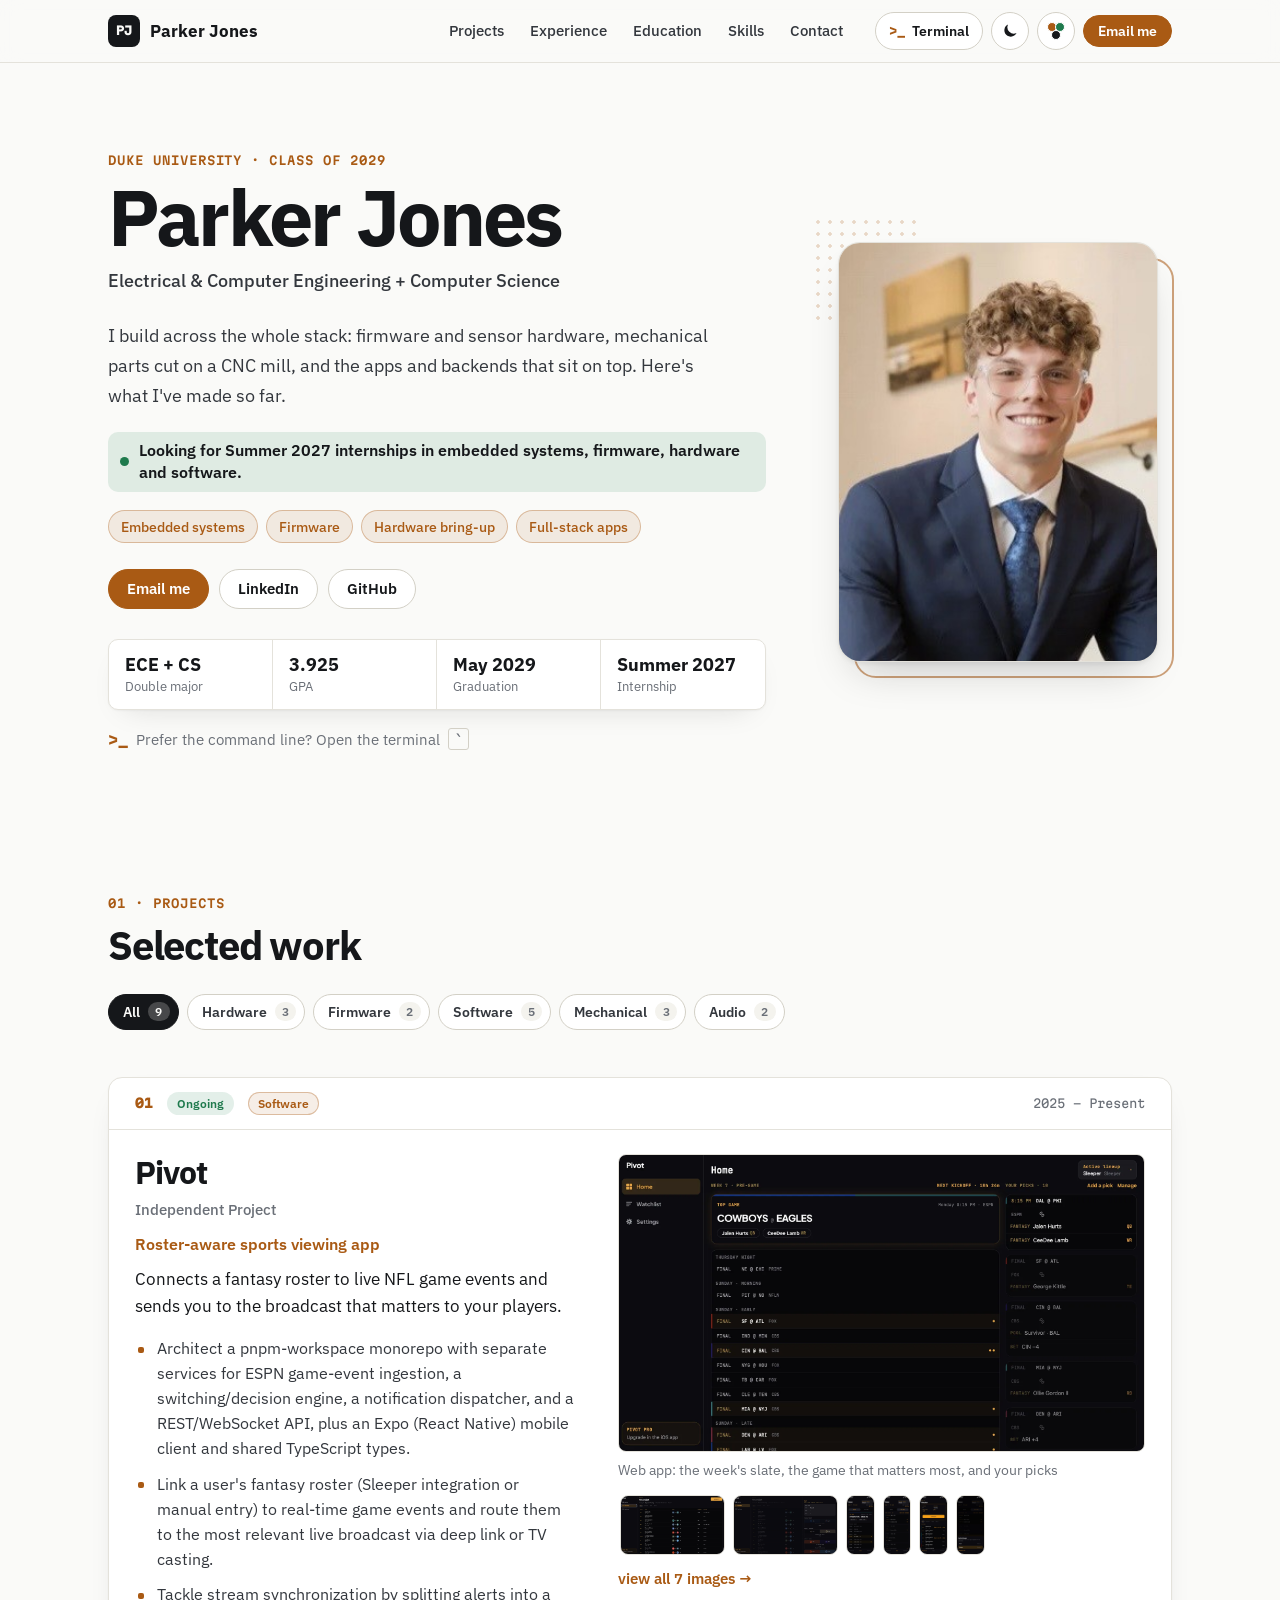
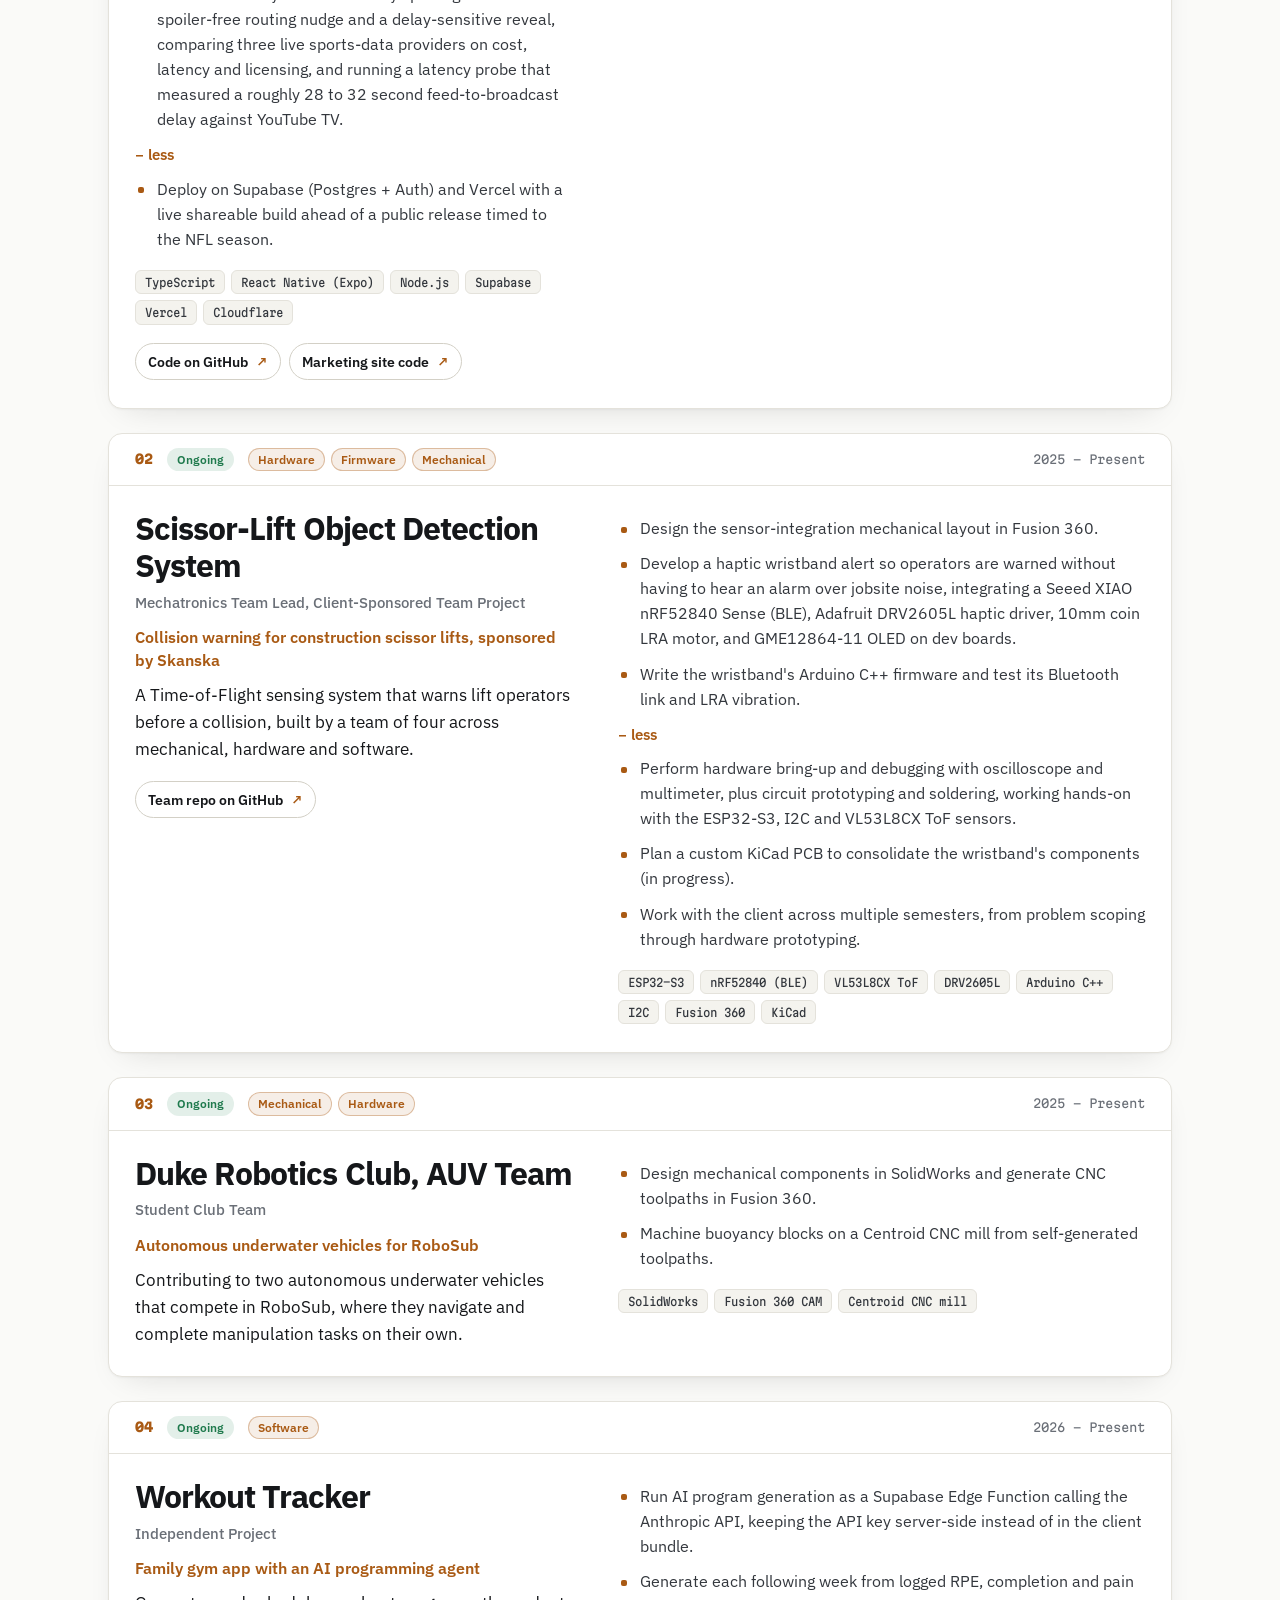
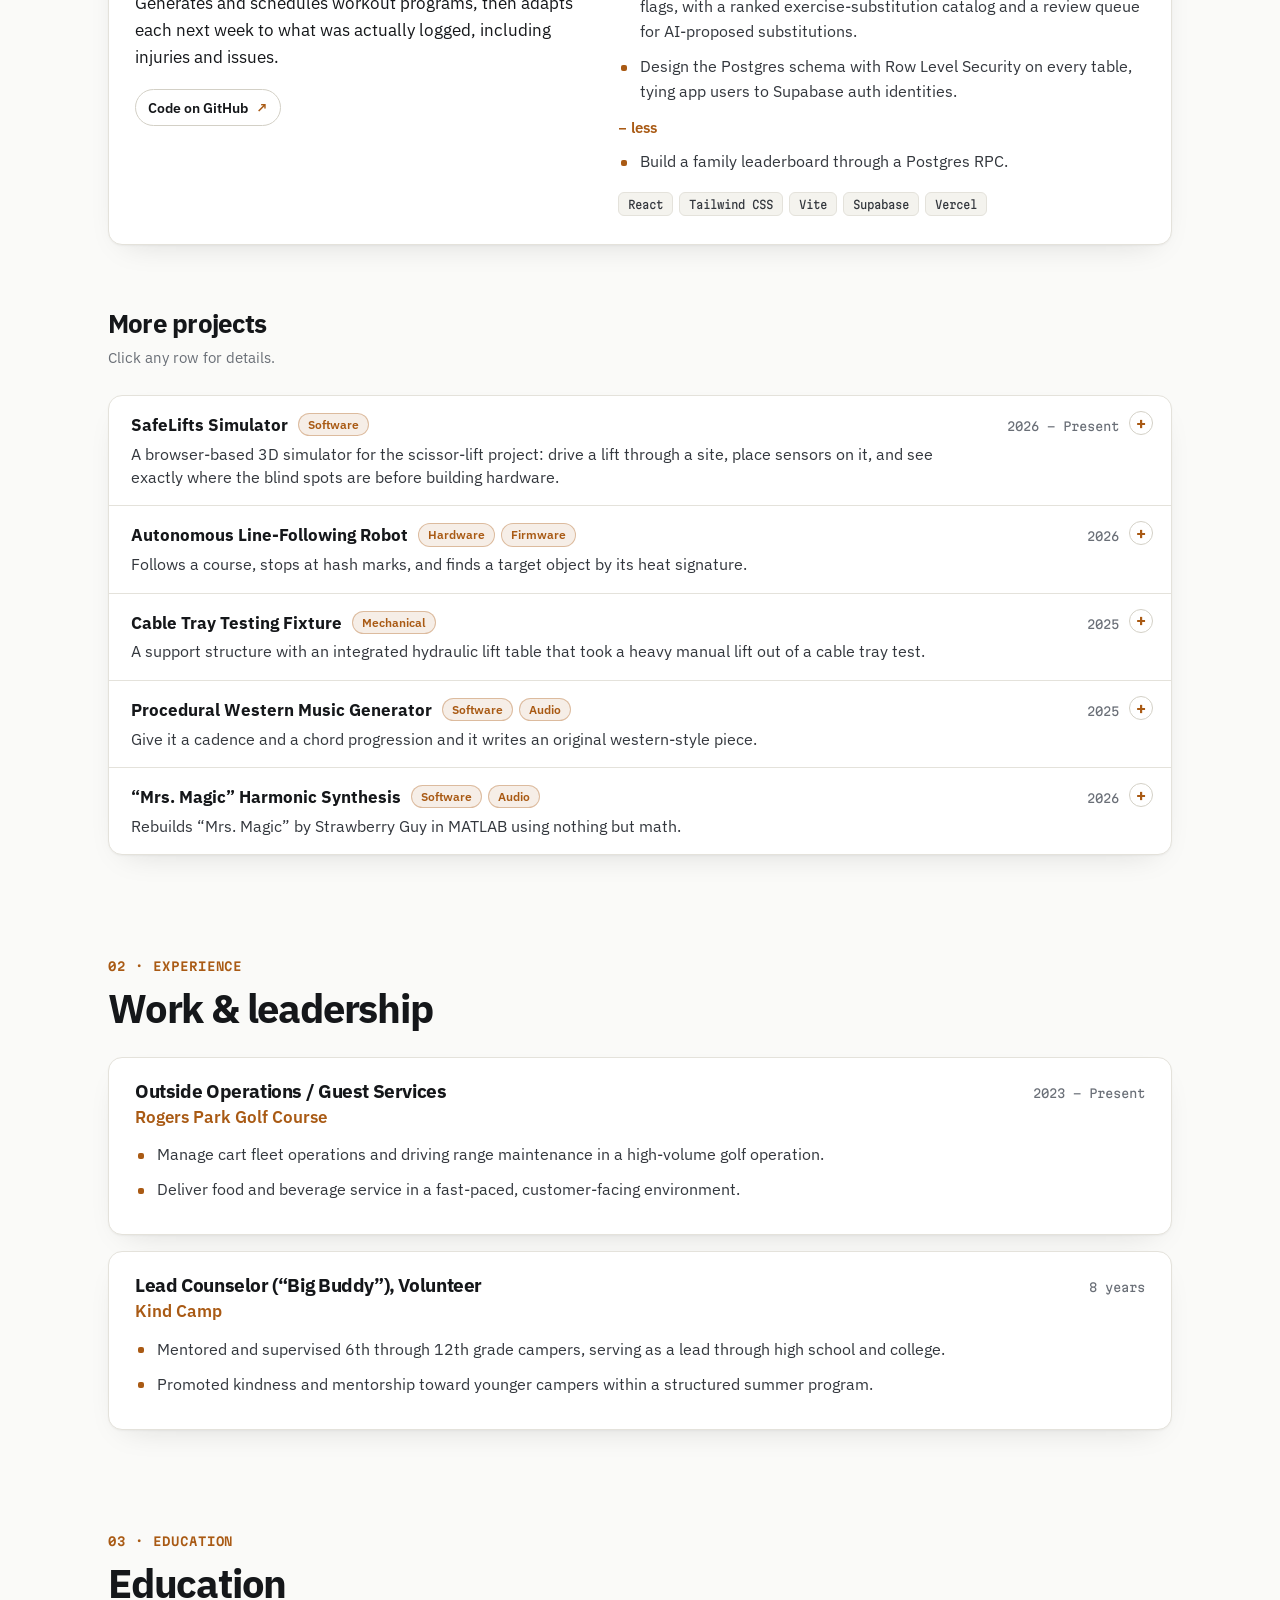
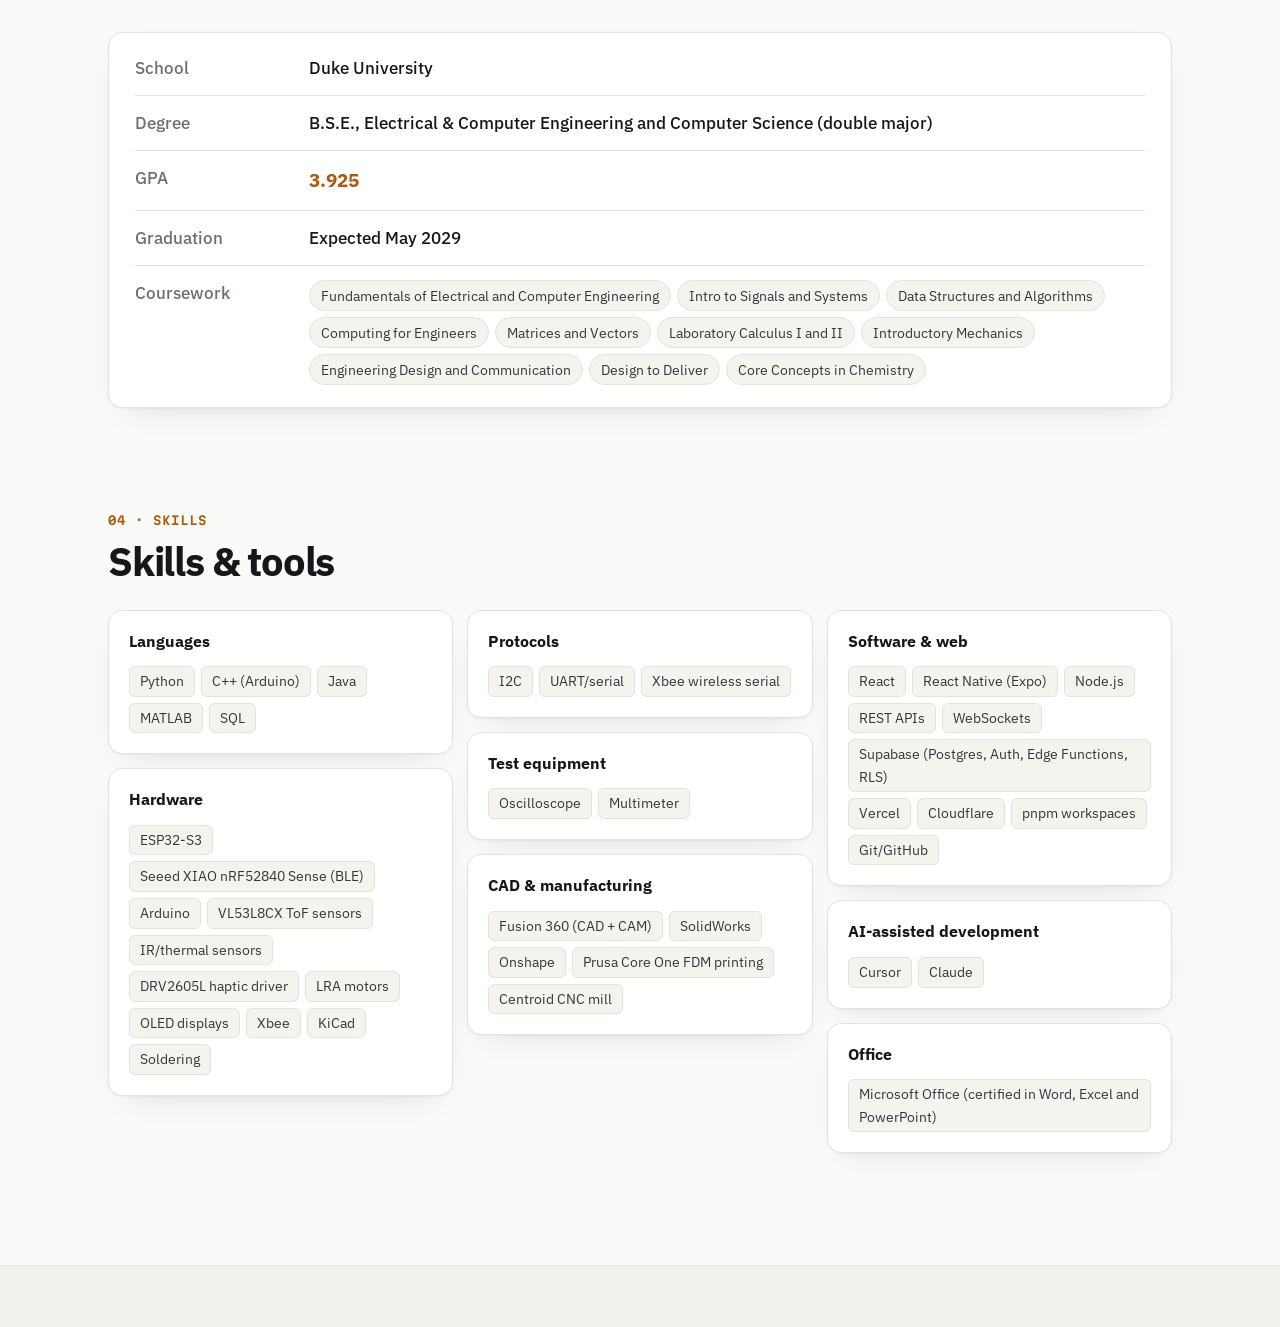
<file: index.html>
<!doctype html>
<html lang="en">
<head>
  <meta charset="utf-8">
  <meta name="viewport" content="width=device-width, initial-scale=1">
  <title>Parker Jones · Duke ECE + CS · Embedded &amp; Firmware</title>
  <meta name="description" content="Parker Jones: Electrical & Computer Engineering and Computer Science at Duke (Class of 2029). Embedded systems, firmware, hardware and software projects. Open to Summer 2027 internships.">
  <meta name="author" content="Parker Jones">
  <meta name="theme-color" content="#fafaf8">
  <link rel="canonical" href="https://parker-t-jones.github.io/">

  <!-- link previews (LinkedIn, iMessage, Slack, X). Bump ?v= when you change og-card.png so sites re-fetch it -->
  <meta property="og:type" content="profile">
  <meta property="og:site_name" content="Parker Jones">
  <meta property="og:url" content="https://parker-t-jones.github.io/">
  <meta property="og:title" content="Parker Jones · Duke ECE + CS">
  <meta property="og:description" content="Embedded systems, firmware, hardware and software projects. Open to Summer 2027 internships.">
  <meta property="og:image" content="https://parker-t-jones.github.io/images/og-card.png?v=2">
  <meta property="og:image:width" content="1200">
  <meta property="og:image:height" content="630">
  <meta property="og:image:alt" content="Parker Jones, Duke ECE + CS, Class of 2029. Open to Summer 2027 internships.">
  <meta property="profile:first_name" content="Parker">
  <meta property="profile:last_name" content="Jones">
  <meta name="twitter:card" content="summary_large_image">
  <meta name="twitter:title" content="Parker Jones · Duke ECE + CS">
  <meta name="twitter:description" content="Embedded systems, firmware, hardware and software projects. Open to Summer 2027 internships.">
  <meta name="twitter:image" content="https://parker-t-jones.github.io/images/og-card.png?v=2">

  <!-- tells Google who this page is about (name, school, links) -->
  <script type="application/ld+json">
  {
    "@context": "https://schema.org",
    "@type": "ProfilePage",
    "url": "https://parker-t-jones.github.io/",
    "mainEntity": {
      "@type": "Person",
      "name": "Parker Jones",
      "url": "https://parker-t-jones.github.io/",
      "image": "https://parker-t-jones.github.io/images/parker.jpg",
      "description": "Electrical & Computer Engineering and Computer Science student at Duke University, Class of 2029.",
      "affiliation": { "@type": "CollegeOrUniversity", "name": "Duke University", "url": "https://duke.edu" },
      "homeLocation": { "@type": "Place", "name": "Tampa, FL" },
      "knowsAbout": ["Embedded systems", "Firmware", "Hardware bring-up", "Arduino C++", "ESP32", "Bluetooth Low Energy", "Fusion 360", "React", "React Native", "Python", "Java"],
      "sameAs": ["https://www.linkedin.com/in/parkerjones0525", "https://github.com/parker-t-jones"]
    }
  }
  </script>

  <!-- color palettes; applies the saved one before anything paints -->
  <script src="themes.js"></script>

  <link rel="icon" href="favicon.svg" type="image/svg+xml">
  <link rel="preconnect" href="https://fonts.googleapis.com">
  <link rel="preconnect" href="https://fonts.gstatic.com" crossorigin>
  <link href="https://fonts.googleapis.com/css2?family=IBM+Plex+Sans:ital,wght@0,400;0,500;0,600;0,700;1,400&family=Martian+Mono:wdth,wght@75..112.5,300..800&display=swap" rel="stylesheet">
  <link rel="stylesheet" href="styles.css">
</head>
<body>
  <a class="skip" href="#work">Skip to projects</a>

  <header class="topbar">
    <div class="topbar-inner">
      <a class="brand" href="#top"><span class="brand-mark" aria-hidden="true">PJ</span><span class="brand-name" id="brand-name">Parker Jones</span></a>
      <nav aria-label="Sections" id="nav">
        <a href="#work">Projects</a>
        <a href="#experience">Experience</a>
        <a href="#education">Education</a>
        <a href="#skills">Skills</a>
        <a href="#contact">Contact</a>
      </nav>
      <div class="topbar-actions">
        <button type="button" class="term-toggle" id="term-toggle" aria-controls="console" aria-expanded="false" title="Open terminal (press ` )"><span aria-hidden="true">&gt;_</span><span class="term-toggle-label">Terminal</span></button>
        <button type="button" class="theme-toggle" id="theme-toggle" aria-label="Switch to dark theme" title="Toggle light/dark">
          <svg class="icon-moon" viewBox="0 0 24 24" aria-hidden="true"><path fill="currentColor" d="M20.7 14.6A8.5 8.5 0 0 1 9.4 3.3a8.5 8.5 0 1 0 11.3 11.3z"/></svg>
          <svg class="icon-sun" viewBox="0 0 24 24" aria-hidden="true"><circle cx="12" cy="12" r="4.5" fill="currentColor"/><g stroke="currentColor" stroke-width="2" stroke-linecap="round"><path d="M12 2v2.5M12 19.5V22M2 12h2.5M19.5 12H22M4.9 4.9l1.8 1.8M17.3 17.3l1.8 1.8M4.9 19.1l1.8-1.8M17.3 6.7l1.8-1.8"/></g></svg>
        </button>
        <div class="palette-wrap">
          <button type="button" class="palette-toggle" id="palette-toggle" aria-haspopup="true" aria-expanded="false" aria-controls="palette-menu" title="Color palette">
            <span class="palette-swatch" aria-hidden="true"><i></i><i></i><i></i></span><span class="visually-hidden">Color palette</span>
          </button>
          <div class="palette-menu" id="palette-menu" role="dialog" aria-label="Color palette" hidden></div>
        </div>
        <span id="topbar-cta"></span>
      </div>
    </div>
    <div class="progress" aria-hidden="true"><span id="progress-bar"></span></div>
  </header>

  <main id="top">
    <section class="hero" id="hero" aria-labelledby="name">
      <div class="hero-text">
        <div class="hero-id">
          <figure class="avatar" id="avatar" hidden>
            <img id="avatar-img" src="" alt="" width="291" height="382">
          </figure>
          <div>
            <p class="eyebrow" id="hero-eyebrow"></p>
            <h1 id="name"><span id="name-text"></span></h1>
            <p class="headline" id="headline"></p>
          </div>
        </div>
        <p class="intro" id="intro"></p>
        <p class="availability" id="availability"></p>
        <ul class="focus" id="focus" aria-label="Focus areas"></ul>
        <div class="contact-row" id="contact-row"></div>
        <ul class="facts" id="facts" aria-label="At a glance"></ul>
        <button type="button" class="term-hint" id="term-hint"><span class="term-hint-prompt" aria-hidden="true">&gt;_</span> Prefer the command line? Open the terminal <kbd>`</kbd></button>
      </div>

      <!-- large headshot on laptops/desktops (phones use the small one beside the name) -->
      <figure class="portrait" id="portrait" hidden>
        <img id="portrait-img" src="" alt="" width="291" height="382">
      </figure>

      <!-- rotating showcase of project images on phones/tablets (content.js -> showcase) -->
      <figure class="showcase" id="showcase" hidden>
        <div class="showcase-frame" id="showcase-frame"></div>
        <figcaption class="showcase-cap">
          <span class="showcase-text" id="showcase-text"></span>
          <span class="showcase-dots" id="showcase-dots" role="group" aria-label="Choose image"></span>
        </figcaption>
      </figure>
    </section>

    <section class="block" id="work" aria-labelledby="work-h">
      <div class="section-head">
        <p class="eyebrow">01 · Projects</p>
        <h2 id="work-h">Selected work</h2>
      </div>
      <div class="filters" id="filters" role="group" aria-label="Filter projects by type"></div>
      <p class="filter-status" id="filter-status" aria-live="polite"></p>
      <div class="panes" id="work-list"></div>
    </section>

    <section class="block block-tight" id="more" aria-labelledby="more-h">
      <div class="section-head">
        <h2 id="more-h" class="h-sub">More projects</h2>
        <p class="section-note">Click any row for details.</p>
      </div>
      <div class="listing" id="more-list"></div>
    </section>

    <section class="block" id="experience" aria-labelledby="exp-h">
      <div class="section-head">
        <p class="eyebrow">02 · Experience</p>
        <h2 id="exp-h">Work &amp; leadership</h2>
      </div>
      <div class="log" id="experience-list"></div>
    </section>

    <section class="block" id="education" aria-labelledby="edu-h">
      <div class="section-head">
        <p class="eyebrow">03 · Education</p>
        <h2 id="edu-h">Education</h2>
      </div>
      <div class="edu-card">
        <dl class="kv" id="edu-list"></dl>
      </div>
    </section>

    <section class="block" id="skills" aria-labelledby="skills-h">
      <div class="section-head">
        <p class="eyebrow">04 · Skills</p>
        <h2 id="skills-h">Skills &amp; tools</h2>
      </div>
      <dl class="yaml" id="skill-list"></dl>
    </section>
  </main>

  <footer class="footer" id="contact">
    <div class="footer-inner">
      <p class="eyebrow">05 · Contact</p>
      <p class="footer-lead">Want to talk about an internship?</p>
      <p class="footer-sub" id="footer-sub"></p>
      <div class="contact-row" id="contact-row-footer"></div>
      <p class="footer-small" id="footer-small"></p>
    </div>
  </footer>

<!-- serial console: boot log + a working prompt -->
  <aside class="console" id="console" aria-label="Interactive terminal" hidden>
    <div class="pane-bar">
      <span class="dots" aria-hidden="true"><i></i><i></i><i></i></span>
      <span>parker@duke: ~</span>
      <span class="pane-hint">try <kbd>help</kbd></span>
      <button type="button" class="term-close" id="term-close" aria-label="Close terminal">✕</button>
    </div>
    <div class="console-body" id="console-body">
      <ol class="boot" id="boot" aria-hidden="true"></ol>
      <div class="console-out" id="console-out" aria-live="polite"></div>
      <form class="prompt-line" id="prompt-form" autocomplete="off">
        <label for="prompt" class="ps1">parker@duke:~$</label>
        <input id="prompt" name="prompt" type="text" spellcheck="false" autocapitalize="off" autocorrect="off" aria-describedby="console-chips">
      </form>
    </div>
    <div class="chips" id="console-chips" aria-label="Quick commands"></div>
  </aside>

  <a class="to-top" id="to-top" href="#top" aria-label="Back to top">↑ Top</a>

  <script src="content.js"></script>
  <script src="main.js"></script>
</body>
</html>
</file>
<file: styles.css>
/* =====================================================================
   Parker Jones · portfolio styles
   Light theme by default; dark ("terminal") theme via the toggle.
   Colors are the -- variables just below.
   ===================================================================== */
:root {
  --bg: #fafaf8;
  --bg-2: #f2f1ec;
  --card: #ffffff;
  --line: #e4e2db;
  --line-2: #d3d0c6;
  --ink: #15171a;          /* headings */
  --text: #33373d;         /* body */
  --dim: #6a6f77;          /* secondary */
  --accent: #a95a14;       /* amber, darkened for contrast on white */
  --accent-ink: #ffffff;
  --ok: #1f7a4d;
  --accent-soft: color-mix(in srgb, var(--accent) 10%, transparent);
  --accent-line: color-mix(in srgb, var(--accent) 34%, transparent);
  --ok-soft: color-mix(in srgb, var(--ok) 12%, transparent);
  --chip: #f4f3ee;
  --shadow: 0 1px 2px rgba(20, 20, 20, 0.04), 0 12px 32px -18px rgba(20, 20, 20, 0.18);
  --shadow-lift: 0 2px 4px rgba(20, 20, 20, 0.05), 0 22px 44px -20px rgba(20, 20, 20, 0.28);

  /* the console is always dark */
  --term-bg: #15171a;
  --term-bar: #1d2024;
  --term-line: #2c3036;
  --term-text: #d9dbde;
  --term-dim: #8a8f97;
  --term-gold: #e7b75f;
  --term-ok: #9fd3a8;

  --sans: "IBM Plex Sans", system-ui, -apple-system, "Segoe UI", Roboto, sans-serif;
  --mono: "Martian Mono", "JetBrains Mono", ui-monospace, "SF Mono", Menlo, Consolas, monospace;
  --gutter: clamp(18px, 4vw, 48px);
  --max: 1160px;
  --radius: 10px;
  color-scheme: light;
}
:root[data-theme="dark"] {
  --bg: #111214;
  --bg-2: #15171a;
  --card: #17191c;
  --line: #2a2d32;
  --line-2: #3a3e45;
  --ink: #eceef0;
  --text: #d4d6d9;
  --dim: #9096a0;
  --accent: #e7b75f;
  --accent-ink: #111214;
  --ok: #9fd3a8;
  --chip: #1d2024;
  --shadow: 0 0 0 1px rgba(0, 0, 0, 0.25), 0 18px 40px -24px rgba(0, 0, 0, 0.8);
  --shadow-lift: 0 0 0 1px color-mix(in srgb, var(--accent) 14%, transparent), 0 24px 48px -24px rgba(0, 0, 0, 0.9);
  color-scheme: dark;
}

*, *::before, *::after { box-sizing: border-box; }
html { scroll-behavior: smooth; scroll-padding-top: 76px; }
@media (prefers-reduced-motion: reduce) { html { scroll-behavior: auto; } }
body {
  margin: 0; background: var(--bg); color: var(--text);
  font-family: var(--sans); font-size: 16.5px; line-height: 1.6;
  -webkit-font-smoothing: antialiased; text-rendering: optimizeLegibility;
  transition: background-color .3s, color .3s;
}
:root[data-theme="dark"] body {
  background: radial-gradient(circle at 1px 1px, color-mix(in srgb, var(--accent) 7%, transparent) 1px, transparent 1.6px) 0 0 / 28px 28px, var(--bg);
}
a { color: var(--accent); text-underline-offset: 3px; }
a:hover { color: var(--ink); }
:focus-visible { outline: 2px solid var(--accent); outline-offset: 3px; border-radius: 3px; }
h1, h2, h3 { margin: 0; color: var(--ink); line-height: 1.15; font-weight: 700; letter-spacing: -0.015em; }
ul { margin: 0; padding: 0; }
img { max-width: 100%; display: block; }
[hidden] { display: none !important; }
kbd { font-family: var(--mono); font-size: 0.85em; color: var(--term-gold); border: 1px solid var(--term-line); border-radius: 3px; padding: 0 5px; }
.dim { color: var(--dim); }
.ok { color: var(--ok); }
.visually-hidden { position: absolute; width: 1px; height: 1px; overflow: hidden; clip: rect(0 0 0 0); white-space: nowrap; }
.skip { position: absolute; left: -9999px; }
.skip:focus { left: 16px; top: 12px; z-index: 20; background: var(--card); color: var(--ink); padding: 8px 12px; border: 1px solid var(--line-2); }

main, .footer-inner, .topbar-inner { width: 100%; max-width: var(--max); margin: 0 auto; padding-inline: var(--gutter); }

.eyebrow {
  margin: 0 0 8px; font-family: var(--mono); font-size: 12px; font-weight: 600;
  letter-spacing: 0.08em; text-transform: uppercase; color: var(--accent);
  font-variation-settings: "wdth" 100;
}

/* ---------- Buttons ---------- */
.btn {
  display: inline-flex; align-items: center; gap: 8px;
  padding: 10px 18px; border: 1px solid var(--line-2); border-radius: 999px;
  color: var(--ink); background: var(--card); text-decoration: none;
  font-weight: 600; font-size: 15px; line-height: 1.2;
  transition: border-color .15s, color .15s, background .15s, transform .15s;
}
.btn:hover { border-color: var(--accent); color: var(--accent); transform: translateY(-1px); }
.btn-primary { background: var(--accent); border-color: var(--accent); color: var(--accent-ink); }
.btn-primary:hover { background: var(--ink); border-color: var(--ink); color: var(--bg); }
.btn-sm { padding: 7px 14px; font-size: 14px; }

/* ---------- Top bar ---------- */
.topbar {
  position: sticky; top: 0; z-index: 10;
  background: color-mix(in srgb, var(--bg) 86%, transparent);
  backdrop-filter: saturate(1.4) blur(10px); -webkit-backdrop-filter: saturate(1.4) blur(10px);
  border-bottom: 1px solid var(--line);
}
.topbar-inner { display: flex; align-items: center; gap: 20px; height: 62px; }
.brand { display: inline-flex; align-items: center; gap: 10px; text-decoration: none; color: var(--ink); font-weight: 700; white-space: nowrap; }
.brand-mark {
  display: grid; place-items: center; width: 32px; height: 32px; border-radius: 8px;
  background: var(--ink); color: var(--bg); font-family: var(--mono); font-size: 12px; font-weight: 800; letter-spacing: 0.02em;
}
.brand:hover { color: var(--accent); }
#nav { display: flex; gap: 2px; margin-left: auto; overflow-x: auto; scrollbar-width: none; }
#nav::-webkit-scrollbar { display: none; }
#nav a {
  padding: 6px 12px; border-radius: 999px; white-space: nowrap;
  color: var(--text); text-decoration: none; font-size: 15px; font-weight: 500;
  transition: background .15s, color .15s;
}
#nav a:hover { background: var(--chip); color: var(--ink); }
#nav a.active { background: var(--accent-soft); color: var(--accent); }
.topbar-actions { display: flex; align-items: center; gap: 8px; }
.theme-toggle {
  display: grid; place-items: center; width: 38px; height: 38px; padding: 0; cursor: pointer;
  border: 1px solid var(--line-2); border-radius: 999px; background: var(--card); color: var(--ink);
  transition: border-color .15s, color .15s, transform .3s;
}
.theme-toggle:hover { border-color: var(--accent); color: var(--accent); transform: rotate(-15deg); }
.theme-toggle svg { width: 18px; height: 18px; }
.icon-sun { display: none; }
:root[data-theme="dark"] .icon-sun { display: block; }
:root[data-theme="dark"] .icon-moon { display: none; }
.progress { position: absolute; left: 0; right: 0; bottom: -1px; height: 2px; overflow: hidden; pointer-events: none; }
.progress span { display: block; height: 100%; background: var(--accent); transform-origin: 0 50%; transform: scaleX(0); }

@media (max-width: 760px) {
  .topbar-inner { gap: 10px; height: auto; padding-block: 10px; flex-wrap: wrap; }
  .brand-name { display: none; }
  #topbar-cta { display: none; }
  #nav { order: 3; width: 100%; justify-content: space-between; margin: 0 -6px; }
  #nav a { padding: 4px 6px; font-size: 13.5px; }
  .topbar-actions { margin-left: auto; }
}

/* ---------- Hero ---------- */
.hero {
  display: grid; grid-template-columns: minmax(0, 1.08fr) minmax(0, 0.92fr); gap: 40px 56px; align-items: start;
  padding-block: clamp(40px, 7vw, 88px) clamp(24px, 4vw, 40px);
}
.hero-id { display: flex; align-items: center; gap: clamp(18px, 3vw, 28px); }
.hero-id > div { min-width: 0; }
.avatar {
  flex: none; width: clamp(96px, 12vw, 136px); margin: 0; border-radius: 14px; overflow: hidden;
  border: 1px solid var(--line); box-shadow: var(--shadow); background: var(--card);
}
.avatar img { width: 100%; height: auto; aspect-ratio: 291 / 382; object-fit: cover; }
.hero h1 {
  font-size: clamp(2.1rem, 6vw, 4.4rem); font-weight: 700; letter-spacing: -0.035em; line-height: 0.98;
}
.headline { margin: 12px 0 0; color: var(--text); font-size: clamp(1rem, 1.7vw, 1.15rem); font-weight: 500; line-height: 1.4; }
.intro { margin: 26px 0 0; max-width: 56ch; font-size: 1.14rem; line-height: 1.65; color: var(--text); }
.availability {
  display: inline-flex; align-items: center; gap: 10px; margin: 22px 0 0; padding: 8px 14px 8px 12px;
  border-radius: 10px; background: var(--ok-soft); color: var(--ink); font-weight: 600; font-size: 0.98rem; line-height: 1.4;
}
.status-dot { flex: none; width: 9px; height: 9px; border-radius: 50%; background: var(--ok); box-shadow: 0 0 0 0 var(--ok); animation: pulse 2.2s infinite; }
@keyframes pulse { 0% { box-shadow: 0 0 0 0 color-mix(in srgb, var(--ok) 55%, transparent); } 70% { box-shadow: 0 0 0 9px transparent; } 100% { box-shadow: 0 0 0 0 transparent; } }
@media (prefers-reduced-motion: reduce) { .status-dot { animation: none; } }
.focus { list-style: none; display: flex; flex-wrap: wrap; gap: 8px; margin-top: 18px; }
.focus li { padding: 4px 12px; border-radius: 999px; font-size: 0.9rem; font-weight: 500; color: var(--accent); background: var(--accent-soft); border: 1px solid var(--accent-line); }
.contact-row { display: flex; flex-wrap: wrap; gap: 10px; margin-top: 26px; }

.facts {
  list-style: none; display: flex; flex-wrap: wrap; margin-top: 30px;
  border: 1px solid var(--line); border-radius: var(--radius); background: var(--card); box-shadow: var(--shadow); overflow: hidden;
}
.fact { flex: 1 1 110px; padding: 14px 16px 13px; border-right: 1px solid var(--line); transition: background .2s; }
.fact:last-child { border-right: 0; }
.fact:hover { background: var(--accent-soft); }
.fact-value { display: block; color: var(--ink); font-size: 1.12rem; font-weight: 700; line-height: 1.2; white-space: nowrap; }
.fact-label { display: block; margin-top: 3px; color: var(--dim); font-size: 0.8rem; line-height: 1.35; }
@media (max-width: 560px) {
  .fact { flex-basis: 34%; border-bottom: 1px solid var(--line); }
}

/* ---------- Hero showcase ---------- */
.showcase { margin: 0; position: sticky; top: 92px; }
.showcase-frame {
  position: relative; aspect-ratio: 16 / 11; overflow: hidden; border-radius: 16px;
  background: radial-gradient(120% 90% at 30% 10%, #2a2d33 0%, #15171a 70%);
  border: 1px solid var(--line); box-shadow: 0 30px 60px -32px rgba(10, 12, 16, 0.5);
}
.slide {
  position: absolute; inset: 0; display: grid; place-items: center; padding: 22px; margin: 0;
  border: 0; background: none; cursor: pointer; opacity: 0; transform: scale(1.015);
  transition: opacity .7s ease, transform 1.2s ease; pointer-events: none;
}
.slide.on { opacity: 1; transform: none; pointer-events: auto; }
.slide { grid-template: minmax(0, 100%) / minmax(0, 100%); }
.slide img { max-width: 100%; max-height: 100%; min-width: 0; min-height: 0; width: auto; height: auto; object-fit: contain; border-radius: 8px; box-shadow: 0 14px 40px -12px rgba(0, 0, 0, 0.7); }
.slide.is-phone img { border-radius: 22px; }
.slide:focus-visible { outline-offset: -4px; }
.showcase-cap { display: flex; align-items: center; justify-content: space-between; gap: 16px; margin-top: 12px; font-size: 0.93rem; color: var(--dim); min-height: 1.6em; }
.showcase-link { font-weight: 600; white-space: nowrap; text-decoration: none; }
.showcase-link:hover { text-decoration: underline; }
.showcase-dots { display: flex; gap: 6px; flex: none; }
.dot { width: 9px; height: 9px; padding: 0; border-radius: 999px; border: 0; background: var(--line-2); cursor: pointer; transition: width .3s, background .3s; }
.dot[aria-current="true"] { width: 24px; background: var(--accent); }
@media (prefers-reduced-motion: reduce) { .slide { transition: none; } }

.term-hint {
  display: inline-flex; align-items: center; gap: 8px; margin-top: 18px; padding: 0; border: 0; background: none; cursor: pointer;
  font: inherit; font-size: 0.92rem; color: var(--dim);
}
.term-hint:hover { color: var(--accent); }
.term-hint-prompt { font-family: var(--mono); font-weight: 800; color: var(--accent); }
.term-hint kbd { color: var(--dim); border-color: var(--line-2); }

/* ---------- Terminal button + pop-out (the console is always dark) ---------- */
.term-toggle {
  display: inline-flex; align-items: center; gap: 7px; height: 38px; padding: 0 13px; cursor: pointer;
  border: 1px solid var(--line-2); border-radius: 999px; background: var(--card); color: var(--ink);
  font: inherit; font-size: 14px; font-weight: 600; transition: border-color .15s, color .15s, background .15s;
}
.term-toggle > span:first-child { font-family: var(--mono); font-weight: 800; font-size: 12px; color: var(--accent); }
.term-toggle:hover, .term-toggle[aria-expanded="true"] { border-color: var(--accent); color: var(--accent); }
.term-toggle[aria-expanded="true"] { background: var(--accent-soft); }
@media (max-width: 760px) { .term-toggle-label { display: none; } .term-toggle { padding: 0 11px; } }

.console {
  position: fixed; right: 20px; bottom: 20px; z-index: 30; width: min(560px, calc(100vw - 40px)); overflow: hidden;
  background: var(--term-bg); color: var(--term-text); border: 1px solid #2a2e34; border-radius: 12px;
  font-family: var(--mono); font-variation-settings: "wdth" 87.5;
  box-shadow: 0 40px 80px -24px rgba(5, 6, 8, 0.6), 0 0 0 1px rgba(0, 0, 0, 0.06);
  opacity: 0; transform: translateY(16px) scale(0.98); transform-origin: 100% 100%;
  transition: opacity .2s ease, transform .2s ease;
}
.console.open { opacity: 1; transform: none; }
@media (prefers-reduced-motion: reduce) { .console { transition: none; } }
.console a { color: var(--term-gold); }
.console a:hover { color: #fff; }
.console .dim { color: var(--term-dim); }
.console .ok { color: var(--term-ok); }
.pane-bar {
  display: flex; align-items: center; gap: 12px; padding: 10px 10px 10px 14px; font-size: 12px;
  background: var(--term-bar); border-bottom: 1px solid var(--term-line); color: var(--term-dim);
}
.pane-bar .pane-hint { margin-left: auto; }
.term-close { width: 26px; height: 26px; padding: 0; border: 1px solid var(--term-line); border-radius: 6px; background: transparent; color: var(--term-text); cursor: pointer; font-size: 12px; }
.term-close:hover { border-color: var(--term-gold); color: var(--term-gold); }
.dots { display: inline-flex; gap: 6px; }
.dots i { width: 11px; height: 11px; border-radius: 50%; background: #ff5f57; }
.dots i:nth-child(2) { background: #febc2e; }
.dots i:nth-child(3) { background: #28c840; }
.console-body { padding: 14px 16px 10px; height: min(340px, 50vh); overflow-y: auto; font-size: 13px; line-height: 1.6; cursor: text; }
.boot { list-style: none; margin: 0; padding: 0; }
.boot li { white-space: pre-wrap; animation: line-in 0.01s both; animation-delay: calc(var(--i) * 110ms + 150ms); }
@keyframes line-in { from { opacity: 0; } to { opacity: 1; } }
@media (prefers-reduced-motion: reduce) { .boot li { animation: none; } }
.out-line { white-space: pre-wrap; word-break: break-word; }
.out-line .cmd-name { color: #fff; font-weight: 600; }
.ps1 { color: var(--term-ok); font-weight: 600; }
.prompt-line { display: flex; gap: 8px; align-items: baseline; margin-top: 4px; }
.prompt-line input {
  flex: 1; min-width: 0; border: 0; outline: 0; background: transparent;
  font: inherit; font-size: 16px; color: #fff; caret-color: var(--term-gold); padding: 0;
}
@media (min-width: 761px) { .prompt-line input { font-size: inherit; } }
.prompt-line:focus-within { outline: 1px dashed var(--term-line); outline-offset: 4px; }
.chips { display: flex; flex-wrap: wrap; gap: 6px; padding: 10px 14px 12px; border-top: 1px solid var(--term-line); }
.chip {
  font: inherit; font-size: 12px; color: var(--term-text); cursor: pointer;
  background: transparent; border: 1px solid var(--term-line); border-radius: 999px; padding: 4px 11px;
  transition: border-color .15s, color .15s;
}
.chip:hover { border-color: var(--term-gold); color: var(--term-gold); }
@media (max-width: 760px) {
  .console { right: 0; left: 0; bottom: 0; width: 100%; border-radius: 16px 16px 0 0; border-bottom: 0; transform: translateY(100%); }
  .console.open { transform: none; }
  .console-body { height: 46vh; }
}

@media (max-width: 960px) {
  .hero { grid-template-columns: minmax(0, 1fr); }
  .showcase { position: static; }
}

/* ---------- Sections ---------- */
.block { padding-top: clamp(56px, 8vw, 104px); }
.block-tight { padding-top: clamp(40px, 5vw, 64px); }
.section-head { margin-bottom: 26px; }
.section-head h2 { font-size: clamp(1.8rem, 3.6vw, 2.5rem); letter-spacing: -0.03em; }
.section-head .h-sub { font-size: clamp(1.3rem, 2.4vw, 1.6rem); }
.section-note { margin: 6px 0 0; color: var(--dim); font-size: 0.95rem; }

/* ---------- Filters ---------- */
.filters { display: flex; flex-wrap: wrap; gap: 8px; }
.filter {
  display: inline-flex; align-items: center; gap: 8px; cursor: pointer;
  font: inherit; font-size: 14px; font-weight: 600; color: var(--text);
  background: var(--card); border: 1px solid var(--line-2); border-radius: 999px; padding: 6px 8px 6px 14px;
  transition: border-color .15s, color .15s, background .15s;
}
.filter:hover { border-color: var(--accent); color: var(--accent); }
.filter[aria-pressed="true"] { background: var(--ink); border-color: var(--ink); color: var(--bg); }
.filter-n { min-width: 1.8em; padding: 0 6px; border-radius: 999px; font-size: 12px; text-align: center; background: var(--chip); color: var(--dim); }
.filter[aria-pressed="true"] .filter-n { background: color-mix(in srgb, var(--bg) 22%, transparent); color: var(--bg); }
.filter-status { min-height: 1.5em; margin: 10px 0 14px; color: var(--dim); font-size: 0.95rem; }

/* ---------- Featured project cards ---------- */
.panes { display: grid; grid-template-columns: minmax(0, 1fr); gap: 24px; }
.pane.feat {
  background: var(--card); border: 1px solid var(--line); border-radius: 14px; box-shadow: var(--shadow);
  transition: box-shadow .25s, border-color .25s, transform .25s;
}
.pane.feat:hover { box-shadow: var(--shadow-lift); border-color: var(--line-2); }
.feat > .pane-bar {
  background: transparent; border-bottom: 1px solid var(--line); color: var(--dim);
  padding: 14px 26px; font-family: var(--mono); flex-wrap: wrap; gap: 10px 14px; border-radius: 14px 14px 0 0;
}
.feat-num { color: var(--accent); font-weight: 800; font-size: 13px; }
.status { font-family: var(--sans); font-size: 12px; font-weight: 600; padding: 2px 10px; border-radius: 999px; }
.status-ongoing { color: var(--ok); background: var(--ok-soft); }
.status-completed { color: var(--dim); background: var(--chip); }
.feat-dates { margin-left: auto; font-size: 12px; color: var(--dim); }
.pane-body { padding: 24px 26px 28px; display: grid; grid-template-columns: minmax(0, 5fr) minmax(0, 6fr); gap: 0 44px; align-items: start; }
.feat:not(.no-media) .pane-body { grid-template-areas: "head media" "body media"; grid-template-rows: auto 1fr; }
.feat:not(.no-media) .feat-head { grid-area: head; }
.feat:not(.no-media) .feat-body { grid-area: body; }
.feat:not(.no-media) .feat-media { grid-area: media; }
.feat-title { font-size: clamp(1.5rem, 2.8vw, 2rem); letter-spacing: -0.03em; }
.role { margin: 6px 0 0; font-size: 0.95rem; color: var(--dim); font-weight: 500; }
.sub { margin: 12px 0 0; color: var(--accent); font-weight: 600; font-size: 1rem; line-height: 1.45; }
.summary { margin: 10px 0 0; max-width: 62ch; color: var(--ink); font-size: 1.05rem; line-height: 1.6; }
.bullets { list-style: none; margin-top: 16px; max-width: 70ch; }
.bullets li { position: relative; padding-left: 1.4em; margin-bottom: 10px; font-size: 0.98rem; line-height: 1.6; }
.bullets li::before { content: ""; position: absolute; left: 0.2em; top: 0.68em; width: 6px; height: 6px; border-radius: 2px; background: var(--accent); }
.feat-side { padding-top: 6px; }
.feat-side .bullets:first-child { margin-top: 0; }

.more-detail { margin-top: 2px; }
.more-detail summary { cursor: pointer; list-style: none; width: max-content; color: var(--accent); font-size: 0.95rem; font-weight: 600; }
.more-detail summary::-webkit-details-marker { display: none; }
.more-detail summary:hover { text-decoration: underline; }
.more-detail .close-label, .more-detail[open] .open-label { display: none; }
.more-detail[open] .close-label { display: inline; }
.more-detail > .bullets { margin-top: 10px; }

.tag-pills { display: inline-flex; flex-wrap: wrap; gap: 6px; }
.tag-pill { font-family: var(--sans); font-size: 12px; font-weight: 600; padding: 1px 9px; border-radius: 999px; color: var(--accent); background: var(--accent-soft); border: 1px solid var(--accent-line); }

.stack { list-style: none; display: flex; flex-wrap: wrap; gap: 6px; margin-top: 18px; }
.stack li { padding: 2px 9px; border-radius: 6px; font-family: var(--mono); font-variation-settings: "wdth" 87.5; font-size: 11.5px; color: var(--text); background: var(--chip); border: 1px solid var(--line); }

.proj-links { display: flex; flex-wrap: wrap; gap: 8px; margin-top: 18px; }
.proj-link {
  display: inline-flex; gap: 8px; align-items: center; max-width: 100%;
  padding: 6px 12px; border-radius: 999px; border: 1px solid var(--line-2);
  text-decoration: none; color: var(--ink); font-size: 0.9rem; font-weight: 600;
  transition: border-color .15s, color .15s;
}
.proj-link::after { content: "↗"; color: var(--accent); }
.link-host { display: none; }
.proj-link:hover { border-color: var(--accent); color: var(--accent); }

/* images */
.img-open {
  display: block; padding: 0; border: 1px solid var(--line); background: var(--bg-2);
  cursor: zoom-in; border-radius: 8px; overflow: hidden; position: relative; transition: border-color .15s, transform .2s;
}
.img-open img { width: 100%; height: auto; transition: transform .4s; }
.img-open:hover { border-color: var(--accent); }
.lead-img:hover img { transform: scale(1.02); }
.feat-media { position: sticky; top: 86px; }
.lead { margin: 0; }
.lead-row { display: flex; gap: 12px; }
.lead-img { flex: 1 1 0; }
.lead-phones .lead-img { max-width: 200px; border-radius: 18px; }
.lead figcaption { font-size: 0.88rem; color: var(--dim); margin-top: 8px; line-height: 1.5; }
.lead figcaption .dim { display: none; }
.thumbs { display: flex; gap: 8px; margin-top: 12px; overflow-x: auto; padding: 2px 2px 6px; }
.thumb { flex: none; height: 60px; }
.thumb img { height: 100%; width: auto; }
.thumb.is-phone { border-radius: 8px; }
.more-count { position: absolute; inset: 0; display: grid; place-items: center; background: rgba(11, 12, 13, 0.6); color: #fff; font-weight: 700; }
.view-all { margin-top: 6px; padding: 0; border: 0; background: none; cursor: pointer; font: inherit; font-size: 0.92rem; font-weight: 600; color: var(--accent); }
.view-all:hover { text-decoration: underline; }

@media (max-width: 900px) {
  .pane-body { grid-template-columns: minmax(0, 1fr); }
  .feat:not(.no-media) .pane-body { grid-template-areas: "head" "media" "body"; grid-template-rows: auto; }
  .feat-media { position: static; margin-top: 18px; }
  .feat-side { padding-top: 0; }
}
@media (max-width: 560px) {
  .pane-body { padding: 18px 18px 22px; }
  .feat > .pane-bar { padding: 12px 18px; }
  .feat > .pane-bar .tag-pills { order: 5; width: 100%; }
  .lead-phones .lead-row { overflow-x: auto; }
  .lead-phones .lead-img { flex: 0 0 58%; }
}

/* jump highlight when the console opens a section */
.flash { animation: flash 1.4s ease-out; }
@keyframes flash { 0%, 30% { box-shadow: 0 0 0 3px var(--accent); } 100% { box-shadow: 0 0 0 3px transparent; } }
@media (prefers-reduced-motion: reduce) { .flash { animation: none; outline: 2px solid var(--accent); } }

/* ---------- More projects ---------- */
.listing { background: var(--card); border: 1px solid var(--line); border-radius: 14px; overflow: hidden; box-shadow: var(--shadow); }
.ls-row + .ls-row { border-top: 1px solid var(--line); }
.ls-row > summary {
  position: relative; display: grid; grid-template-columns: minmax(0, 1fr) auto; gap: 4px 24px; align-items: baseline;
  padding: 16px 52px 16px 22px; cursor: pointer; list-style: none; transition: background .15s;
}
.ls-row > summary::-webkit-details-marker { display: none; }
.ls-row > summary::after {
  content: "+"; position: absolute; right: 18px; top: 15px; width: 24px; height: 24px; display: grid; place-items: center;
  border-radius: 50%; border: 1px solid var(--line-2); color: var(--accent); font-weight: 700; line-height: 1; transition: transform .2s;
}
.ls-row[open] > summary::after { transform: rotate(45deg); }
.ls-row > summary:hover, .ls-row[open] > summary { background: var(--accent-soft); }
.ls-title { color: var(--ink); font-weight: 700; font-size: 1.05rem; margin-right: 6px; }
.ls-desc .tag-pills { vertical-align: 2px; }
.ls-summary { display: block; margin-top: 4px; color: var(--text); font-size: 0.97rem; line-height: 1.5; }
.ls-date { color: var(--dim); font-family: var(--mono); font-size: 12px; white-space: nowrap; }
.ls-body { padding: 2px 22px 24px; }
.ls-body .role { margin-top: 4px; }
.card-thumbs { display: flex; gap: 8px; margin-top: 12px; }
@media (max-width: 620px) {
  .ls-row > summary { grid-template-columns: minmax(0, 1fr); padding-left: 18px; }
  .ls-date { grid-row: 1; }
  .ls-body { padding-inline: 18px; }
}

/* ---------- Experience ---------- */
.log { display: grid; grid-template-columns: minmax(0, 1fr); gap: 16px; }
.log-entry { padding: 22px 26px; background: var(--card); border: 1px solid var(--line); border-radius: 14px; box-shadow: var(--shadow); }
.log-head { display: flex; justify-content: space-between; align-items: baseline; gap: 6px 20px; flex-wrap: wrap; }
.log-title { font-size: 1.2rem; letter-spacing: -0.02em; }
.log-org { margin: 2px 0 0; color: var(--accent); font-weight: 600; }
.log-time { color: var(--dim); font-family: var(--mono); font-size: 12px; white-space: nowrap; }
.log-entry .bullets { margin-top: 12px; max-width: 88ch; }

/* ---------- Education ---------- */
.edu-card { padding: 8px 26px; background: var(--card); border: 1px solid var(--line); border-radius: 14px; box-shadow: var(--shadow); }
.kv { margin: 0; }
.kv-row { display: grid; grid-template-columns: 150px minmax(0, 1fr); gap: 4px 24px; padding: 14px 0; }
.kv-row + .kv-row { border-top: 1px solid var(--line); }
.kv dt { color: var(--dim); font-weight: 500; }
.kv dd { margin: 0; color: var(--ink); font-weight: 500; }
.kv dd.hl { color: var(--accent); font-weight: 700; font-size: 1.15em; }
.course-list { list-style: none; display: flex; flex-wrap: wrap; gap: 6px; }
.course-list li { padding: 3px 11px; font-size: 0.9rem; font-weight: 400; color: var(--text); background: var(--chip); border: 1px solid var(--line); border-radius: 999px; }
@media (max-width: 560px) { .edu-card { padding-inline: 18px; } .kv-row { grid-template-columns: minmax(0, 1fr); gap: 4px; } }

/* ---------- Skills ---------- */
.yaml { margin: 0; columns: 3 300px; column-gap: 14px; }
.yaml-row { break-inside: avoid; margin-bottom: 14px; padding: 18px 20px 20px; background: var(--card); border: 1px solid var(--line); border-radius: 14px; box-shadow: var(--shadow); transition: border-color .2s, transform .2s; }
.yaml-row:hover { border-color: var(--accent-line); transform: translateY(-2px); }
.yaml dt { margin-bottom: 12px; color: var(--ink); font-weight: 700; font-size: 1rem; }
.yaml dd { margin: 0; }
.yaml ul { list-style: none; display: flex; flex-wrap: wrap; gap: 6px; }
.yaml li { padding: 3px 10px; font-size: 0.88rem; color: var(--text); background: var(--chip); border: 1px solid var(--line); border-radius: 6px; }

/* ---------- Footer ---------- */
.footer { margin-top: clamp(64px, 9vw, 112px); padding-block: clamp(56px, 8vw, 96px) 40px; background: var(--bg-2); border-top: 1px solid var(--line); }
.footer-lead { margin: 0; color: var(--ink); font-size: clamp(1.8rem, 4vw, 2.8rem); font-weight: 700; letter-spacing: -0.035em; line-height: 1.1; }
.footer-sub { margin: 12px 0 0; font-size: 1.08rem; }
.footer .contact-row { margin-top: 24px; }
.footer-small { margin: 48px 0 0; font-size: 0.88rem; color: var(--dim); }

/* ---------- Back to top ---------- */
.to-top {
  position: fixed; right: 20px; bottom: 20px; z-index: 9; padding: 9px 14px; font-size: 14px; font-weight: 600;
  color: var(--ink); text-decoration: none; background: var(--card); border: 1px solid var(--line-2); border-radius: 999px; box-shadow: var(--shadow);
  opacity: 0; transform: translateY(10px); pointer-events: none; transition: opacity .25s, transform .25s, border-color .15s;
}
.to-top.show { opacity: 1; transform: none; pointer-events: auto; }
.to-top:hover { border-color: var(--accent); color: var(--accent); }

/* ---------- Image viewer ---------- */
.viewer { border: 0; padding: 0; margin: 0; background: transparent; width: 100vw; height: 100vh; max-width: 100vw; max-height: 100vh; color: #e6e7e9; font-family: var(--sans); }
.viewer::backdrop { background: rgba(8, 9, 10, 0.94); }
.viewer[open] { display: flex; flex-direction: column; }
.viewer-top { display: flex; align-items: center; justify-content: space-between; gap: 16px; padding: 12px clamp(16px, 3vw, 28px); border-bottom: 1px solid #2a2d32; font-size: 14px; }
.viewer-title { margin: 0; color: var(--term-gold); font-weight: 600; font-family: var(--mono); font-size: 13px; }
.viewer-title .dim { color: var(--term-dim); }
.viewer-close { font: inherit; font-size: 14px; color: #fff; background: transparent; border: 1px solid #3a3e45; border-radius: 999px; padding: 6px 14px; cursor: pointer; }
.viewer-close:hover { border-color: var(--term-gold); color: var(--term-gold); }
.viewer-stage { flex: 1; min-height: 0; display: grid; grid-template-columns: auto minmax(0, 1fr) auto; align-items: center; gap: 8px; padding: 16px clamp(8px, 2vw, 24px) 24px; }
.viewer-fig { margin: 0; display: flex; flex-direction: column; align-items: center; gap: 12px; min-height: 0; max-height: 100%; }
.viewer-img { max-width: 100%; max-height: calc(100vh - 150px); object-fit: contain; border-radius: 6px; }
.viewer-img.is-phone { border-radius: 22px; }
.viewer-cap { margin: 0; font-size: 15px; text-align: center; max-width: 64ch; }
.viewer-nav { display: grid; place-items: center; width: 46px; height: 46px; border-radius: 50%; border: 1px solid #3a3e45; background: #17191c; color: #fff; cursor: pointer; }
.viewer-nav:hover { border-color: var(--term-gold); color: var(--term-gold); }
.nav-icon { width: 18px; height: 18px; }
@media (max-width: 560px) {
  .viewer-stage { grid-template-columns: minmax(0, 1fr); }
  .viewer-nav { position: fixed; bottom: 18px; }
  .viewer-nav:first-child { left: 18px; }
  .viewer-nav:last-child { right: 18px; }
  .viewer-img { max-height: calc(100vh - 200px); }
}

/* ---------- Reveal on scroll ---------- */
.reveal { opacity: 0; transform: translateY(16px); transition: opacity .6s ease, transform .6s ease; }
.reveal.is-visible { opacity: 1; transform: none; }
@media (prefers-reduced-motion: reduce) { .reveal { opacity: 1; transform: none; transition: none; } }
.pane.feat.reveal.is-visible:hover { transform: translateY(-2px); }

@media print {
  .reveal { opacity: 1 !important; transform: none !important; }
  .topbar, .console, .to-top, .filters, .theme-toggle, .showcase-dots, .term-hint { display: none; }
  body { background: #fff; }
}
@media (max-width: 760px) { .term-hint { text-align: left; } .term-hint kbd { display: none; } }

/* ---------- Palette picker ---------- */
.palette-wrap { position: relative; }
.palette-toggle {
  display: grid; place-items: center; width: 38px; height: 38px; padding: 0; cursor: pointer;
  border: 1px solid var(--line-2); border-radius: 999px; background: var(--card); transition: border-color .15s, transform .3s;
}
.palette-toggle:hover, .palette-toggle[aria-expanded="true"] { border-color: var(--accent); transform: rotate(20deg); }
.palette-swatch { position: relative; width: 18px; height: 18px; }
.palette-swatch i { position: absolute; width: 10px; height: 10px; border-radius: 50%; border: 1.5px solid var(--card); }
.palette-swatch i:nth-child(1) { left: 0; top: 0; background: var(--accent); }
.palette-swatch i:nth-child(2) { right: 0; top: 0; background: var(--ok); }
.palette-swatch i:nth-child(3) { left: 4px; bottom: 0; background: var(--ink); }
.palette-menu {
  position: absolute; right: 0; top: calc(100% + 10px); z-index: 40; width: 340px; max-width: calc(100vw - 24px);
  max-height: calc(100vh - 90px); overflow-y: auto; padding: 8px 12px 12px;
  background: var(--card); border: 1px solid var(--line-2); border-radius: 14px;
  box-shadow: 0 24px 60px -20px rgba(0, 0, 0, 0.35), 0 0 0 1px rgba(0, 0, 0, 0.03);
  animation: pal-in .16s ease;
}
@keyframes pal-in { from { opacity: 0; transform: translateY(-6px); } to { opacity: 1; transform: none; } }
@media (prefers-reduced-motion: reduce) { .palette-menu { animation: none; } }
.pal-group { margin: 8px 4px 6px; font-family: var(--mono); font-size: 11px; font-weight: 700; letter-spacing: 0.08em; text-transform: uppercase; color: var(--dim); }
.pal-grid { display: grid; grid-template-columns: 1fr 1fr; gap: 4px; }
.pal-item {
  display: flex; align-items: center; gap: 9px; padding: 7px 8px; border: 1px solid transparent; border-radius: 9px;
  background: none; cursor: pointer; font: inherit; font-size: 13.5px; font-weight: 500; color: var(--text); text-align: left;
}
.pal-item:hover { background: var(--chip); color: var(--ink); }
.pal-item[aria-pressed="true"] { border-color: var(--accent); background: var(--accent-soft); color: var(--ink); font-weight: 600; }
.sw { flex: none; display: inline-flex; gap: 3px; align-items: center; padding: 4px 5px; border-radius: 6px; border: 1px solid; }
.sw i { width: 8px; height: 8px; border-radius: 50%; }
/* smooth palette changes (keeps the scroll-reveal fade) */
body, .topbar, .pane.feat, .log-entry, .edu-card, .yaml-row, .listing, .fact, .btn, .filter, .footer {
  transition-property: background-color, border-color, color, box-shadow, transform, opacity; transition-duration: .3s, .3s, .3s, .3s, .6s, .6s;
}
@media (max-width: 760px) {
  .palette-wrap { position: static; }
  .palette-menu { left: 12px; right: 12px; width: auto; top: calc(100% + 6px); }
}

/* ---------- Swipeable photos on phones ---------- */
.swipe { display: none; }
.showcase-frame { touch-action: pan-y; user-select: none; -webkit-user-select: none; }
.slide img { -webkit-user-drag: none; user-select: none; }
@media (max-width: 760px) {
  .feat-media .lead, .feat-media .thumbs, .feat-media .view-all { display: none; }
  .swipe { display: block; }
  .swipe-track {
    position: relative; display: flex; gap: 10px; overflow-x: auto; scroll-snap-type: x mandatory;
    margin-inline: -18px; padding: 2px 18px 6px; scroll-padding-inline: 18px; scrollbar-width: none; overscroll-behavior-x: contain;
  }
  .swipe-track::-webkit-scrollbar { display: none; }
  .swipe-img { flex: 0 0 86%; scroll-snap-align: start; display: grid; place-items: center; height: 240px; background: #15171a; }
  .swipe-img img { width: auto; height: auto; max-width: 100%; max-height: 100%; object-fit: contain; }
  .swipe-img.is-phone { flex-basis: 42%; height: 300px; border-radius: 18px; }
  .swipe-img.is-phone img { height: 100%; }
  .swipe-meta { margin: 8px 0 0; font-size: 0.85rem; font-family: var(--mono); color: var(--ink); }
}

/* ---------- Phone-only dropdowns ---------- */
.m-collapse > summary { display: none; }
.m-collapse > summary .close-label, .m-collapse[open] > summary .open-label { display: none; }
.m-collapse[open] > summary .close-label { display: inline; }
@media (max-width: 760px) {
  .m-collapse > summary {
    display: flex; align-items: center; justify-content: space-between; gap: 10px; list-style: none; cursor: pointer;
    padding: 10px 14px; border: 1px solid var(--line-2); border-radius: 10px; background: var(--chip);
    color: var(--ink); font-weight: 600; font-size: 0.93rem;
  }
  .m-collapse > summary::-webkit-details-marker { display: none; }
  .m-collapse > summary::after { content: "▾"; color: var(--accent); transition: transform .2s; }
  .m-collapse[open] > summary::after { transform: rotate(180deg); }
  .feat-details { margin-top: 16px; }
  .feat-details[open] > summary { border-color: var(--accent-line); background: var(--accent-soft); }
  .m-collapse-body .bullets:first-child { margin-top: 14px; }
  .kv .m-collapse > summary { padding: 7px 12px; font-size: 0.88rem; }
  .kv .m-collapse[open] .course-list { margin-top: 10px; }
  .more-detail > summary { display: none; }
  .summary { font-size: 1rem; }
  .feat-media { margin-top: 14px; }
  .block { padding-top: 52px; }
  .section-head { margin-bottom: 18px; }
  .panes { gap: 18px; }
  .stack { margin-top: 14px; }
}
@media (max-width: 760px) {
  .yaml { columns: auto; }
  .yaml-row { padding: 0; margin-bottom: 8px; border: 0; background: none; box-shadow: none; }
  .yaml-row:hover { transform: none; }
  .yaml dt { display: none; }
  .yaml .m-collapse > summary { background: var(--card); border-color: var(--line); padding: 12px 14px; }
  .yaml .m-collapse > summary b { color: var(--ink); }
  .yaml .m-collapse[open] ul { padding: 12px 2px 6px; }
}

/* ---------- Laptop/desktop hero: big portrait, no screenshot showcase ---------- */
.portrait { display: none; margin: 0; }
@media (min-width: 961px) {
  .hero.has-portrait { grid-template-columns: minmax(0, 1fr) auto; gap: 72px; align-items: center; }
  .hero.has-portrait .avatar { display: none; }
  .hero.has-portrait .showcase { display: none; }
  .hero.has-portrait .hero-id { display: block; }
  .hero.has-portrait h1 { font-size: clamp(3.4rem, 6.2vw, 5.4rem); }
  .portrait {
    display: block; position: relative; width: clamp(260px, 25vw, 320px); margin-right: 14px;
  }
  .portrait::before {
    content: ""; position: absolute; inset: 0; transform: translate(16px, 16px);
    border-radius: 22px; border: 2px solid var(--accent); opacity: 0.55; transition: transform .35s ease;
  }
  .portrait::after {
    content: ""; position: absolute; left: -26px; top: -26px; width: 110px; height: 110px; z-index: -1;
    background: radial-gradient(circle, color-mix(in srgb, var(--accent) 22%, transparent) 1.5px, transparent 2px) 0 0 / 12px 12px;
  }
  .portrait img {
    position: relative; width: 100%; height: auto; aspect-ratio: 291 / 382; object-fit: cover;
    border-radius: 22px; border: 1px solid var(--line); box-shadow: var(--shadow-lift); background: var(--card);
    transition: transform .35s ease;
  }
  .portrait:hover img { transform: translate(-4px, -4px); }
  .portrait:hover::before { transform: translate(20px, 20px); }
}
@media (min-width: 961px) and (prefers-reduced-motion: reduce) { .portrait img, .portrait::before { transition: none; } }

/* ---------- Tablet widths: keep the top bar on one line ---------- */
.btn { white-space: nowrap; }
@media (min-width: 761px) and (max-width: 1100px) {
  .brand-name, .term-toggle-label { display: none; }
  .term-toggle { padding: 0 11px; }
  #nav a { padding: 6px 9px; }
}
@media (min-width: 761px) and (max-width: 960px) {
  .showcase { max-width: 620px; }
}
</file>
